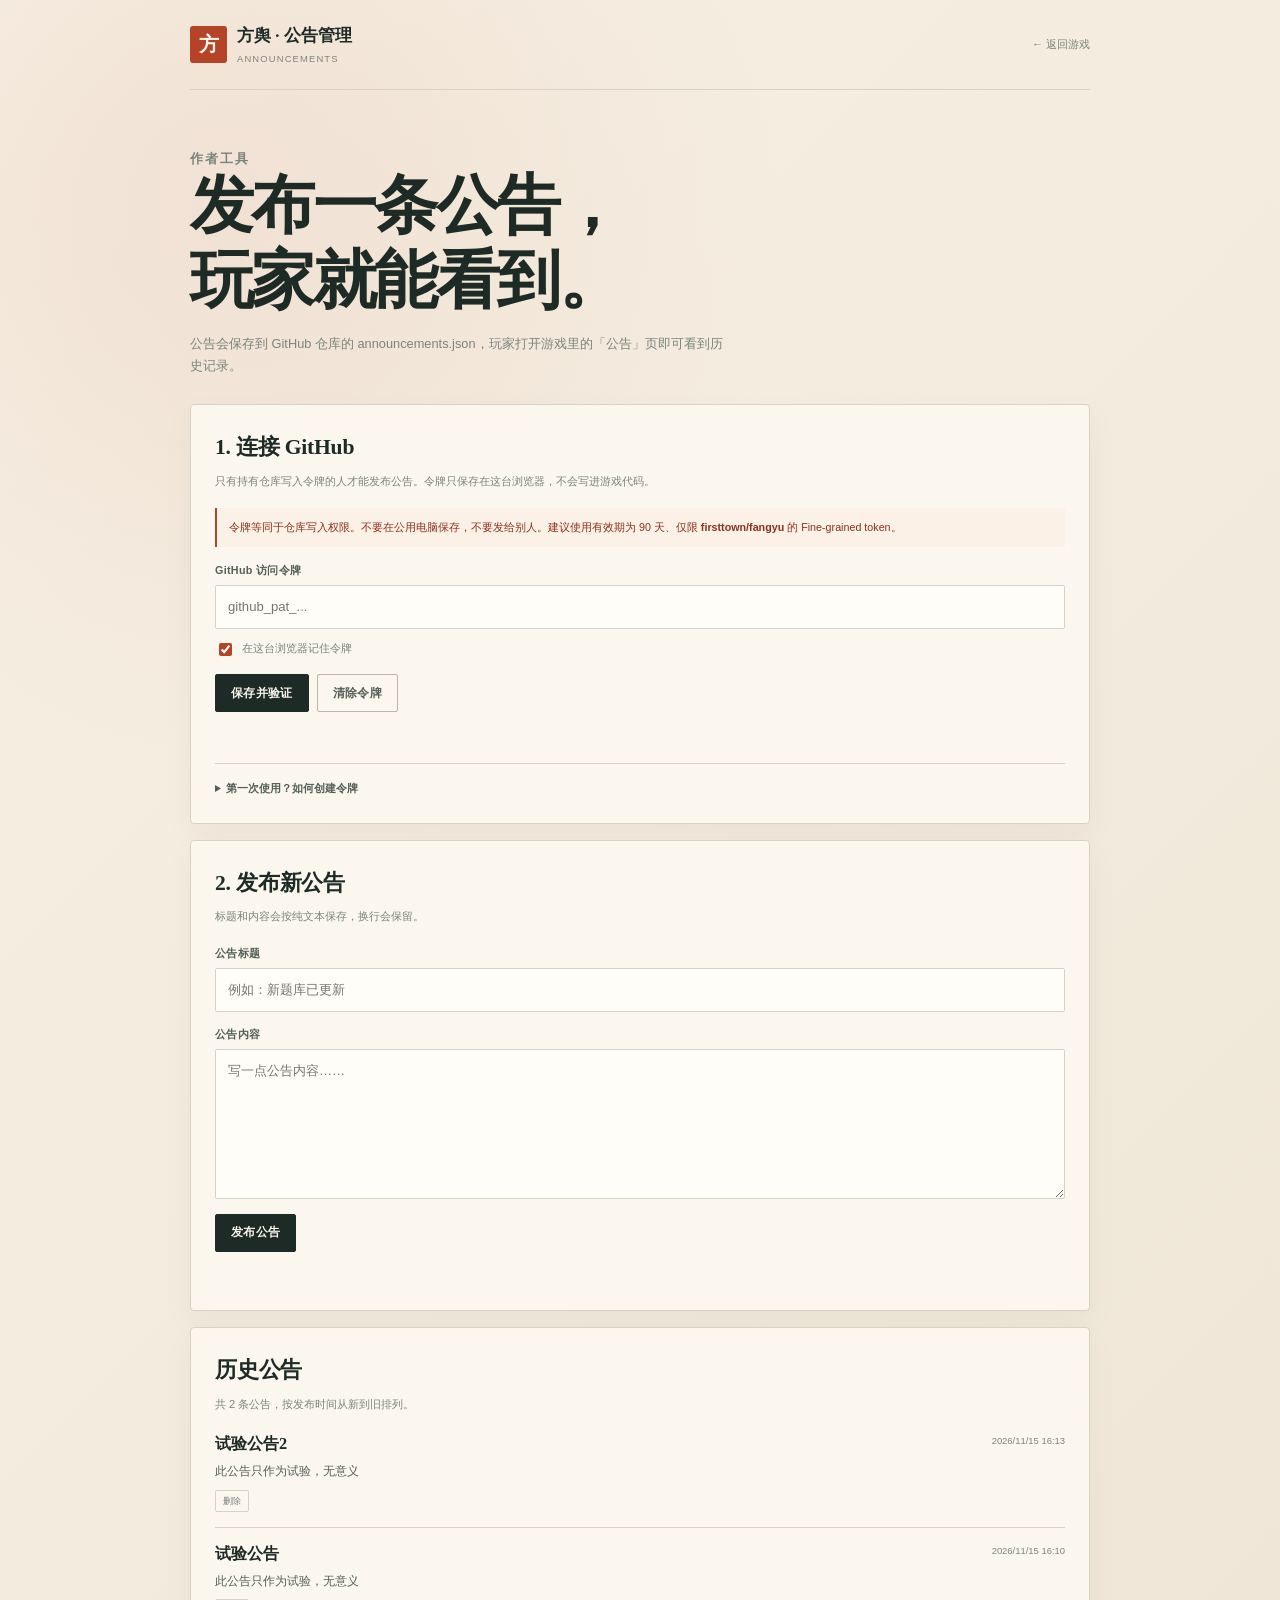
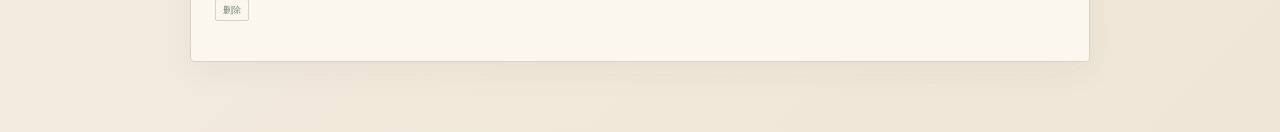
<file: admin.html>
<!DOCTYPE html>
<html lang="zh-CN">
<head>
  <meta charset="utf-8">
  <meta name="viewport" content="width=device-width, initial-scale=1">
  <meta name="robots" content="noindex,nofollow">
  <meta name="theme-color" content="#f3ecdf">
  <title>方舆 · 公告管理</title>
  <style>
    :root {
      --ink: #1d2a25;
      --ink-2: #536057;
      --muted: #7a847c;
      --accent: #b44327;
      --accent-dark: #8e3019;
      --accent-soft: #f7e4dc;
      --paper: #f3ecdf;
      --paper-2: #fbf7ee;
      --paper-3: #eee5d7;
      --line: #d8d2c5;
      --line-strong: #bdb5a5;
      --jade: #3f7c67;
      --font-sans: "Microsoft YaHei", "PingFang SC", "Noto Sans SC", sans-serif;
      --font-serif: "Songti SC", STSong, "Source Han Serif SC", "Noto Serif CJK SC", SimSun, serif;
    }
    * { box-sizing: border-box; }
    html { background: var(--paper); }
    body {
      margin: 0;
      color: var(--ink);
      background:
        radial-gradient(circle at 18% 12%, rgba(180, 67, 39, 0.08), transparent 30%),
        linear-gradient(135deg, #f7f0e4, #efe6d7);
      font-family: var(--font-sans);
      line-height: 1.7;
    }
    button, input, textarea { font: inherit; }
    button { cursor: pointer; }
    a { color: var(--accent-dark); }
    .admin-header {
      display: flex;
      align-items: center;
      justify-content: space-between;
      width: min(900px, calc(100% - 36px));
      padding: 22px 0;
      margin: 0 auto;
      border-bottom: 1px solid var(--line);
      gap: 16px;
    }
    .admin-brand { display: flex; align-items: center; gap: 10px; }
    .admin-mark {
      display: grid;
      width: 37px; height: 37px;
      color: var(--paper-2);
      background: var(--accent);
      border-radius: 3px;
      place-items: center;
      font-family: var(--font-serif);
      font-size: 1.25rem;
      font-weight: 700;
    }
    .admin-brand strong { font-family: var(--font-serif); font-size: 1.05rem; }
    .admin-brand small { display: block; color: var(--muted); font-size: .59rem; letter-spacing: .12em; }
    .back-link { color: var(--muted); font-size: .7rem; text-decoration: none; }
    .back-link:hover { color: var(--accent); }
    .admin-main {
      width: min(900px, calc(100% - 36px));
      padding: 43px 0 70px;
      margin: 0 auto;
    }
    .hero { margin-bottom: 28px; }
    .kicker {
      margin: 0 0 10px;
      color: var(--accent);
      font-size: .63rem;
      font-weight: 700;
      letter-spacing: .16em;
    }
    .hero h1 {
      margin: 0;
      font-family: var(--font-serif);
      font-size: clamp(2.4rem, 6vw, 4rem);
      font-weight: 700;
      letter-spacing: -.04em;
      line-height: 1.16;
    }
    .hero p { max-width: 42em; margin: 15px 0 0; color: var(--muted); font-size: .8rem; }
    .card {
      padding: 24px;
      margin-top: 16px;
      background: var(--paper-2);
      border: 1px solid var(--line);
      border-radius: 4px;
      box-shadow: 0 12px 34px rgba(41, 48, 39, .045);
    }
    .card h2 {
      margin: 0 0 5px;
      font-family: var(--font-serif);
      font-size: 1.35rem;
      letter-spacing: -.01em;
    }
    .card .card-lead { margin: 0 0 17px; color: var(--muted); font-size: .7rem; line-height: 1.8; }
    .field { display: flex; flex-direction: column; gap: 6px; margin-top: 13px; }
    .field > span { color: var(--ink-2); font-size: .67rem; font-weight: 600; letter-spacing: .03em; }
    .field input, .field textarea {
      width: 100%;
      padding: 10px 12px;
      color: var(--ink);
      background: #fffdf8;
      border: 1px solid var(--line);
      border-radius: 2px;
      outline: 0;
      font-size: .82rem;
    }
    .field input:focus, .field textarea:focus {
      border-color: var(--accent);
      box-shadow: 0 0 0 2px rgba(180, 67, 39, .08);
    }
    .field textarea { resize: vertical; min-height: 150px; line-height: 1.75; }
    .checkbox {
      display: flex;
      align-items: flex-start;
      margin-top: 11px;
      color: var(--muted);
      font-size: .67rem;
      line-height: 1.6;
      gap: 7px;
    }
    .checkbox input { margin-top: 3px; accent-color: var(--accent); }
    .actions { display: flex; flex-wrap: wrap; align-items: center; margin-top: 15px; gap: 8px; }
    .btn {
      min-height: 38px;
      padding: 0 15px;
      border: 1px solid var(--line-strong);
      border-radius: 2px;
      font-size: .72rem;
      font-weight: 700;
      letter-spacing: .03em;
    }
    .btn-primary { color: var(--paper-2); background: var(--ink); border-color: var(--ink); }
    .btn-primary:hover { background: var(--accent); border-color: var(--accent); }
    .btn-quiet { color: var(--ink-2); background: transparent; }
    .btn-quiet:hover { background: var(--paper-3); }
    .btn:disabled { cursor: wait; opacity: .55; }
    .status {
      min-height: 22px;
      margin: 12px 0 0;
      color: var(--muted);
      font-size: .68rem;
      line-height: 1.7;
    }
    .status.is-error { color: var(--accent-dark); }
    .status.is-ok { color: var(--jade); }
    .notice {
      padding: 10px 12px;
      margin: 0 0 14px;
      color: var(--accent-dark);
      background: #fbf1e7;
      border-left: 2px solid var(--accent);
      font-size: .67rem;
      line-height: 1.75;
    }
    details {
      padding-top: 15px;
      margin-top: 17px;
      border-top: 1px solid var(--line);
      color: var(--muted);
      font-size: .67rem;
      line-height: 1.8;
    }
    details summary { color: var(--ink-2); cursor: pointer; font-weight: 600; }
    details ol { padding-left: 1.3em; margin: 9px 0 0; }
    details li + li { margin-top: 4px; }
    code {
      padding: 1px 4px;
      color: var(--accent-dark);
      background: var(--paper-3);
      border-radius: 2px;
      font-size: .9em;
    }
    .history { display: flex; flex-direction: column; margin-top: 9px; }
    .history-item { padding: 15px 0; border-top: 1px solid var(--line); }
    .history-item:first-child { border-top: 0; padding-top: 2px; }
    .history-head { display: flex; align-items: flex-start; justify-content: space-between; gap: 12px; }
    .history-title { margin: 0; font-family: var(--font-serif); font-size: 1.02rem; line-height: 1.4; overflow-wrap: anywhere; }
    .history-date { flex: 0 0 auto; color: var(--muted); font-size: .59rem; font-variant-numeric: tabular-nums; }
    .history-content { margin: 5px 0 0; color: var(--ink-2); font-size: .72rem; line-height: 1.8; white-space: pre-wrap; overflow-wrap: anywhere; }
    .delete-btn {
      padding: 2px 7px;
      margin-top: 8px;
      color: var(--muted);
      background: transparent;
      border: 1px solid var(--line);
      border-radius: 2px;
      font-size: .59rem;
    }
    .delete-btn:hover { color: var(--accent-dark); border-color: rgba(180, 67, 39, .3); }
    .empty { padding: 18px 0 5px; color: var(--muted); font-size: .72rem; }
    @media (max-width: 520px) {
      .admin-header { padding: 16px 0; }
      .admin-main { padding-top: 28px; }
      .card { padding: 18px 15px; }
      .hero h1 { font-size: 2.5rem; }
      .history-head { flex-direction: column; gap: 3px; }
      .history-date { order: -1; }
      .card h2 { font-size: 1.2rem; }
    }
  </style>
</head>
<body>
  <header class="admin-header">
    <div class="admin-brand">
      <span class="admin-mark" aria-hidden="true">方</span>
      <div><strong>方舆 · 公告管理</strong><small>ANNOUNCEMENTS</small></div>
    </div>
    <a class="back-link" href="./">← 返回游戏</a>
  </header>

  <main class="admin-main">
    <section class="hero">
      <p class="kicker">作者工具</p>
      <h1>发布一条公告，<br>玩家就能看到。</h1>
      <p>公告会保存到 GitHub 仓库的 announcements.json，玩家打开游戏里的「公告」页即可看到历史记录。</p>
    </section>

    <section class="card">
      <h2>1. 连接 GitHub</h2>
      <p class="card-lead">只有持有仓库写入令牌的人才能发布公告。令牌只保存在这台浏览器，不会写进游戏代码。</p>
      <p class="notice">令牌等同于仓库写入权限。不要在公用电脑保存，不要发给别人。建议使用有效期为 90 天、仅限 <strong>firsttown/fangyu</strong> 的 Fine-grained token。</p>
      <label class="field">
        <span>GitHub 访问令牌</span>
        <input id="tokenInput" type="password" autocomplete="off" spellcheck="false" placeholder="github_pat_...">
      </label>
      <label class="checkbox">
        <input id="rememberToken" type="checkbox" checked>
        <span>在这台浏览器记住令牌</span>
      </label>
      <div class="actions">
        <button type="button" class="btn btn-primary" id="saveToken">保存并验证</button>
        <button type="button" class="btn btn-quiet" id="clearToken">清除令牌</button>
      </div>
      <p class="status" id="tokenStatus" role="status" aria-live="polite"></p>

      <details>
        <summary>第一次使用？如何创建令牌</summary>
        <ol>
          <li>打开 <a href="https://github.com/settings/personal-access-tokens/new" target="_blank" rel="noopener noreferrer">GitHub Fine-grained token 页面</a>。</li>
          <li>Token name 填 <code>fangyu-announcements</code>，Expiration 选择 90 天或自定义。</li>
          <li>Resource owner 选 <code>firsttown</code>。</li>
          <li>Repository access 选 <strong>Only select repositories</strong>，只勾选 <code>firsttown/fangyu</code>。</li>
          <li>Repository permissions 找到 <strong>Contents</strong>，设为 <strong>Read and write</strong>。</li>
          <li>Generate token，复制生成的令牌，粘贴到上面的输入框。</li>
        </ol>
        <p>如果令牌泄露，立刻回到 GitHub 撤销它。</p>
      </details>
    </section>

    <section class="card">
      <h2>2. 发布新公告</h2>
      <p class="card-lead">标题和内容会按纯文本保存，换行会保留。</p>
      <form id="publishForm">
        <label class="field">
          <span>公告标题</span>
          <input id="titleInput" type="text" maxlength="100" placeholder="例如：新题库已更新">
        </label>
        <label class="field">
          <span>公告内容</span>
          <textarea id="contentInput" maxlength="5000" placeholder="写一点公告内容……"></textarea>
        </label>
        <div class="actions">
          <button type="submit" class="btn btn-primary" id="publishButton">发布公告</button>
        </div>
        <p class="status" id="publishStatus" role="status" aria-live="polite"></p>
      </form>
    </section>

    <section class="card">
      <h2>历史公告</h2>
      <p class="card-lead" id="historyLead">正在读取公告…</p>
      <div class="history" id="historyList"></div>
    </section>
  </main>

  <script>
    (function () {
      "use strict";

      var OWNER = "firsttown";
      var REPO = "fangyu";
      var BRANCH = "main";
      var FILE_PATH = "announcements.json";
      var API_URL = "https://api.github.com/repos/" + OWNER + "/" + REPO + "/contents/" + FILE_PATH;
      var TOKEN_KEY = "fangyu-announcement-admin-token";
      var tokenInput = document.getElementById("tokenInput");
      var rememberToken = document.getElementById("rememberToken");
      var tokenStatus = document.getElementById("tokenStatus");
      var publishForm = document.getElementById("publishForm");
      var publishButton = document.getElementById("publishButton");
      var publishStatus = document.getElementById("publishStatus");
      var titleInput = document.getElementById("titleInput");
      var contentInput = document.getElementById("contentInput");
      var historyLead = document.getElementById("historyLead");
      var historyList = document.getElementById("historyList");
      var state = { announcements: [], sha: null, loading: false };

      function setStatus(element, message, kind) {
        if (!element) return;
        element.textContent = message || "";
        element.className = "status" + (kind ? " is-" + kind : "");
      }

      function escapeHTML(value) {
        return String(value).replace(/[&<>"']/g, function (character) {
          return { "&": "&amp;", "<": "&lt;", ">": "&gt;", '"': "&quot;", "'": "&#39;" }[character];
        });
      }

      function formatDate(value) {
        if (!value) return "时间未记录";
        var date = new Date(value);
        if (Number.isNaN(date.getTime())) return "时间未记录";
        try {
          return new Intl.DateTimeFormat("zh-CN", {
            year: "numeric", month: "2-digit", day: "2-digit",
            hour: "2-digit", minute: "2-digit"
          }).format(date);
        } catch (error) {
          return date.toLocaleString();
        }
      }

      function getToken() {
        return tokenInput.value.trim();
      }

      function readSavedToken() {
        try {
          return localStorage.getItem(TOKEN_KEY) || "";
        } catch (error) {
          return "";
        }
      }

      function saveToken(token) {
        try {
          if (rememberToken.checked) localStorage.setItem(TOKEN_KEY, token);
          else localStorage.removeItem(TOKEN_KEY);
        } catch (error) {}
      }

      function apiHeaders(token) {
        return {
          "Accept": "application/vnd.github+json",
          "Authorization": "Bearer " + token,
          "X-GitHub-Api-Version": "2022-11-28"
        };
      }

      function encodeBase64(text) {
        var bytes = new TextEncoder().encode(text);
        var binary = "";
        for (var index = 0; index < bytes.length; index += 0x8000) {
          binary += String.fromCharCode.apply(null, bytes.subarray(index, index + 0x8000));
        }
        return btoa(binary);
      }

      function decodeBase64(value) {
        var binary = atob(String(value || "").replace(/\s/g, ""));
        var bytes = new Uint8Array(binary.length);
        for (var index = 0; index < binary.length; index += 1) {
          bytes[index] = binary.charCodeAt(index);
        }
        return new TextDecoder().decode(bytes);
      }

      function normalizeData(payload) {
        if (!payload || !Array.isArray(payload.announcements)) {
          throw new Error("公告文件格式异常");
        }
        return payload.announcements
          .filter(function (item) {
            return item && typeof item.title === "string" && typeof item.content === "string";
          })
          .sort(function (left, right) {
            return new Date(right.createdAt || 0).getTime() - new Date(left.createdAt || 0).getTime();
          });
      }

      function renderHistory() {
        historyLead.textContent = state.announcements.length
          ? "共 " + state.announcements.length + " 条公告，按发布时间从新到旧排列。"
          : "还没有公告。发布第一条后，玩家会在游戏的公告页看到。";
        if (!state.announcements.length) {
          historyList.innerHTML = '<p class="empty">暂无公告。</p>';
          return;
        }
        historyList.innerHTML = state.announcements.map(function (item) {
          return (
            '<article class="history-item">' +
            '<div class="history-head">' +
            '<h3 class="history-title">' + escapeHTML(item.title) + "</h3>" +
            '<span class="history-date">' + formatDate(item.createdAt) + "</span>" +
            "</div>" +
            '<div class="history-content">' + escapeHTML(item.content) + "</div>" +
            '<button type="button" class="delete-btn" data-delete-id="' + escapeHTML(item.id || "") + '">删除</button>' +
            "</article>"
          );
        }).join("");
      }

      async function getFileWithToken(token) {
        var response = await fetch(API_URL + "?ref=" + encodeURIComponent(BRANCH), {
          headers: apiHeaders(token),
          cache: "no-store"
        });
        if (response.status === 404) {
          return { announcements: [], sha: null };
        }
        if (response.status === 401 || response.status === 403) {
          throw new Error("令牌无效，或没有 firsttown/fangyu 的 Contents 写入权限");
        }
        if (!response.ok) {
          throw new Error("读取公告失败（HTTP " + response.status + "）");
        }
        var data = await response.json();
        var payload = JSON.parse(decodeBase64(data.content));
        return { announcements: normalizeData(payload), sha: data.sha };
      }

      async function getPublicFile() {
        var response = await fetch("./announcements.json?t=" + Date.now(), { cache: "no-store" });
        if (response.status === 404) return { announcements: [], sha: null };
        if (!response.ok) throw new Error("读取公告失败（HTTP " + response.status + "）");
        return { announcements: normalizeData(await response.json()), sha: null };
      }

      async function loadWithToken(token) {
        setStatus(tokenStatus, "正在验证令牌…");
        var result = await getFileWithToken(token);
        state.announcements = result.announcements;
        state.sha = result.sha;
        renderHistory();
        setStatus(tokenStatus, "已连接 firsttown/fangyu，可以发布公告。", "ok");
        saveToken(token);
      }

      async function loadPublic() {
        try {
          var result = await getPublicFile();
          state.announcements = result.announcements;
          state.sha = null;
          renderHistory();
        } catch (error) {
          state.announcements = [];
          renderHistory();
        }
      }

      async function putFile(token, announcements, sha, message) {
        var body = {
          message: message,
          content: encodeBase64(JSON.stringify({ version: 1, announcements: announcements }, null, 2) + "\n"),
          branch: BRANCH
        };
        if (sha) body.sha = sha;
        var response = await fetch(API_URL, {
          method: "PUT",
          headers: Object.assign({ "Content-Type": "application/json" }, apiHeaders(token)),
          body: JSON.stringify(body)
        });
        if (response.status === 409) {
          throw new Error("公告文件刚被更新，请刷新页面后再试");
        }
        if (!response.ok) {
          var error = null;
          try { error = await response.json(); } catch (e) {}
          throw new Error((error && error.message) || "发布失败（HTTP " + response.status + "）");
        }
        return response.json();
      }

      async function reloadAfterWrite(token) {
        var result = await getFileWithToken(token);
        state.announcements = result.announcements;
        state.sha = result.sha;
        renderHistory();
      }

      document.getElementById("saveToken").addEventListener("click", async function () {
        var token = getToken();
        if (!token) {
          setStatus(tokenStatus, "请先粘贴 GitHub 访问令牌。", "error");
          return;
        }
        try {
          await loadWithToken(token);
        } catch (error) {
          setStatus(tokenStatus, error.message, "error");
        }
      });

      document.getElementById("clearToken").addEventListener("click", function () {
        tokenInput.value = "";
        try { localStorage.removeItem(TOKEN_KEY); } catch (error) {}
        state.sha = null;
        setStatus(tokenStatus, "已清除本机保存的令牌。");
        loadPublic();
      });

      publishForm.addEventListener("submit", async function (event) {
        event.preventDefault();
        var token = getToken();
        var title = titleInput.value.trim();
        var content = contentInput.value.trim();
        if (!token) {
          setStatus(publishStatus, "请先在上方连接 GitHub。", "error");
          return;
        }
        if (!title) {
          setStatus(publishStatus, "请填写公告标题。", "error");
          titleInput.focus();
          return;
        }
        if (!content) {
          setStatus(publishStatus, "请填写公告内容。", "error");
          contentInput.focus();
          return;
        }
        publishButton.disabled = true;
        setStatus(publishStatus, "正在发布…");
        try {
          var latest = await getFileWithToken(token);
          var announcements = latest.announcements.slice();
          announcements.push({
            id: "announcement-" + Date.now().toString(36) + "-" + Math.random().toString(36).slice(2, 8),
            title: title,
            content: content,
            createdAt: new Date().toISOString()
          });
          var result = await putFile(token, announcements, latest.sha, "发布公告：" + title);
          state.announcements = announcements.sort(function (left, right) {
            return new Date(right.createdAt).getTime() - new Date(left.createdAt).getTime();
          });
          state.sha = result.content && result.content.sha ? result.content.sha : null;
          renderHistory();
          titleInput.value = "";
          contentInput.value = "";
          setStatus(publishStatus, "已发布。GitHub Pages 更新后，玩家刷新公告页即可看到。", "ok");
        } catch (error) {
          setStatus(publishStatus, error.message, "error");
        } finally {
          publishButton.disabled = false;
        }
      });

      historyList.addEventListener("click", async function (event) {
        var button = event.target.closest("[data-delete-id]");
        if (!button) return;
        var token = getToken();
        if (!token) {
          setStatus(publishStatus, "请先连接 GitHub 再删除公告。", "error");
          return;
        }
        var itemId = button.getAttribute("data-delete-id");
        if (!window.confirm("确定删除这条公告吗？删除后玩家将看不到。")) return;
        button.disabled = true;
        try {
          var latest = await getFileWithToken(token);
          var remaining = latest.announcements.filter(function (item) {
            return item.id !== itemId;
          });
          await putFile(token, remaining, latest.sha, "删除公告");
          await reloadAfterWrite(token);
          setStatus(publishStatus, "公告已删除。", "ok");
        } catch (error) {
          setStatus(publishStatus, error.message, "error");
        } finally {
          button.disabled = false;
        }
      });

      var savedToken = readSavedToken();
      if (savedToken) {
        tokenInput.value = savedToken;
        rememberToken.checked = true;
        loadWithToken(savedToken).catch(function (error) {
          setStatus(tokenStatus, error.message, "error");
          loadPublic();
        });
      } else {
        loadPublic();
      }
    })();
  </script>
</body>
</html>
</file>
